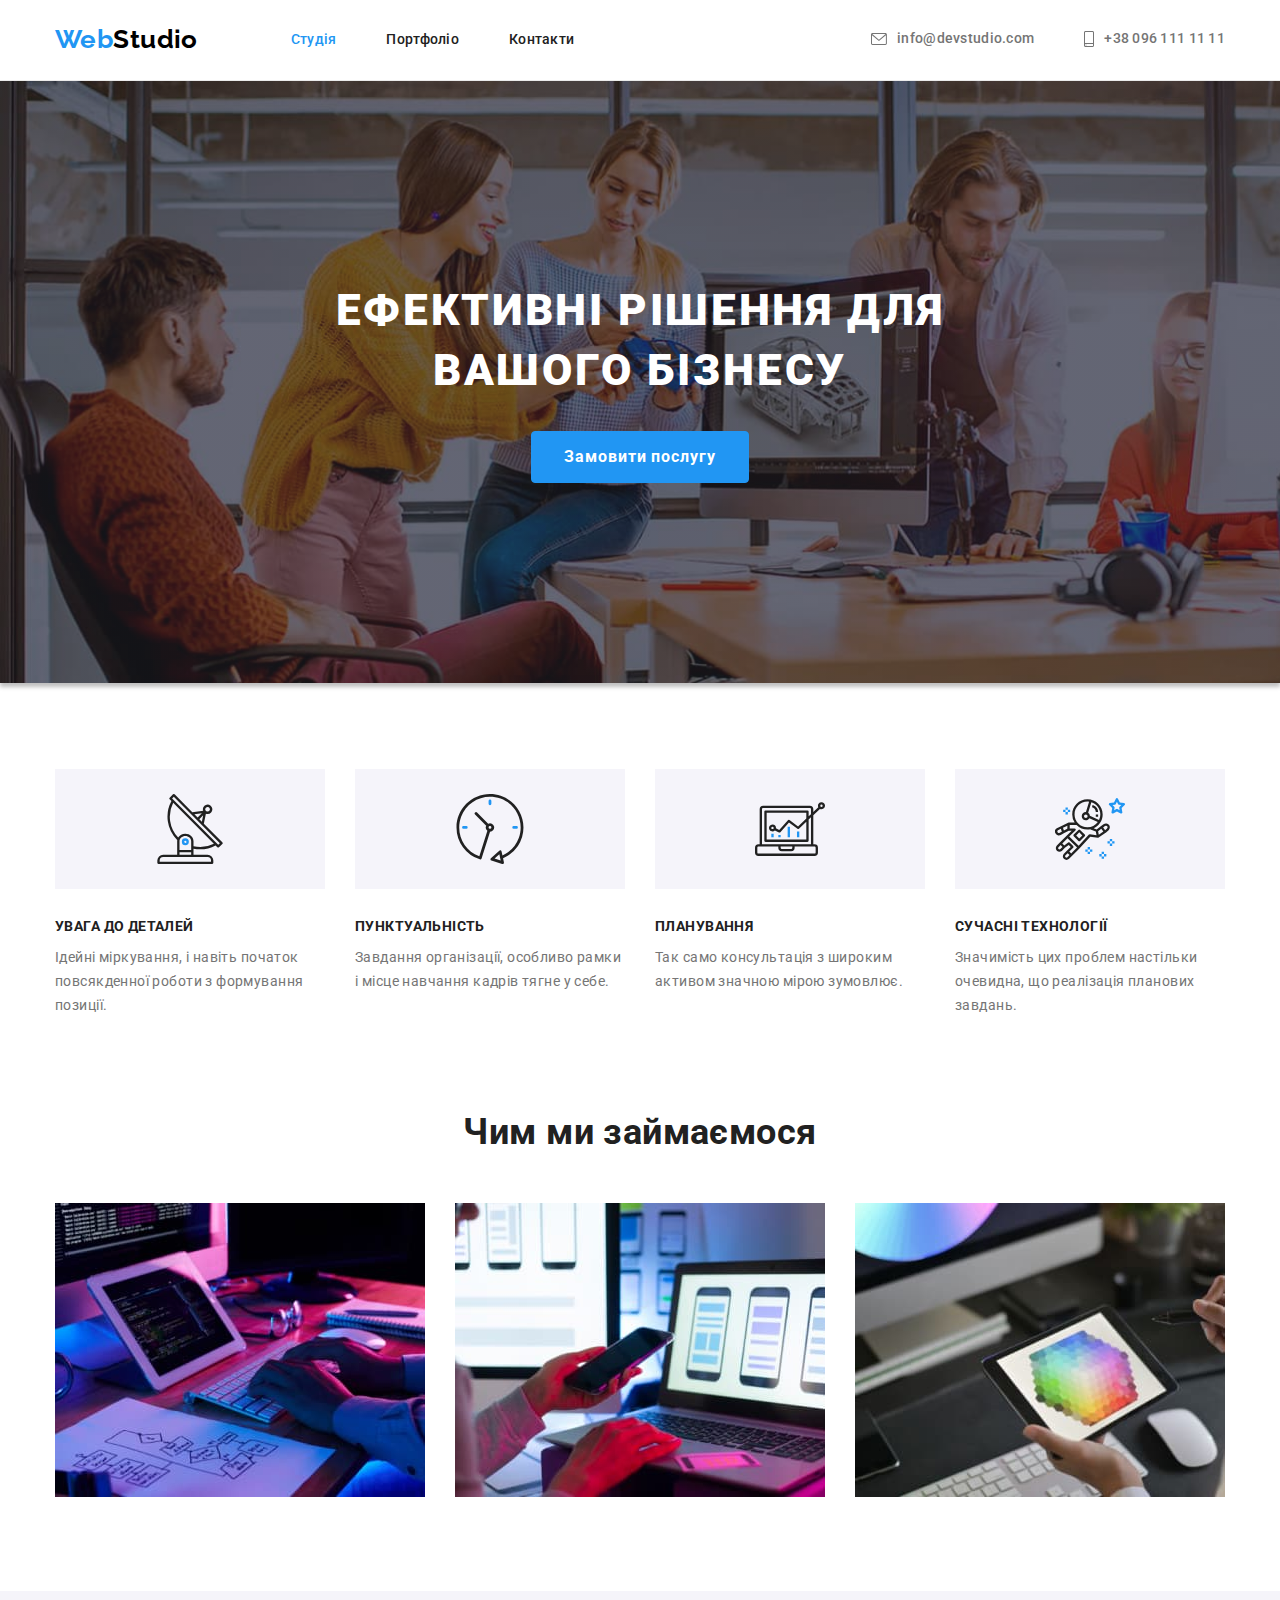
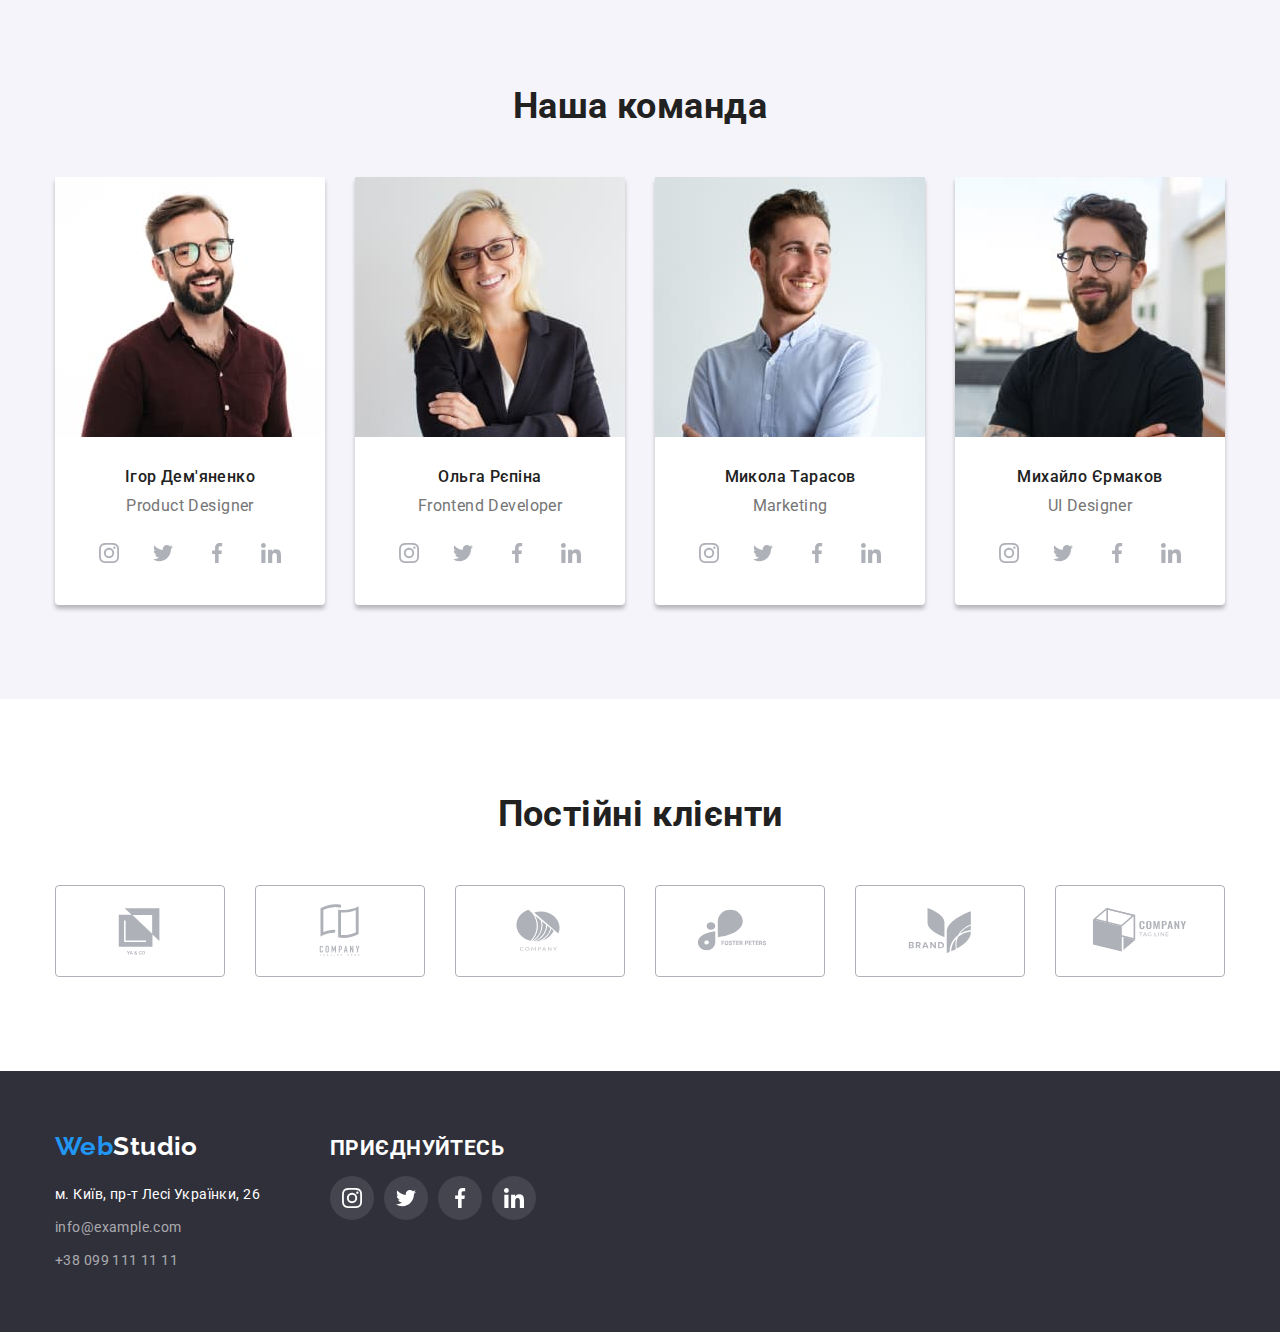
<file: index.html>
<!DOCTYPE html>
<html lang="uk">
<head>
    <meta charset="UTF-8">
    <meta http-equiv="X-UA-Compatible" content="IE=edge">
    <meta name="viewport" content="width=device-width, initial-scale=1.0">
    <title>WebStudio</title>
    <link rel="preconnect" href="https://fonts.googleapis.com">
    <link rel="preconnect" href="https://fonts.gstatic.com" crossorigin>
    <link href="https://fonts.googleapis.com/css2?family=Raleway:wght@700&family=Roboto:wght@400;500;700;900&display=swap" rel="stylesheet">
    <link rel="stylesheet" href="https://cdn.jsdelivr.net/npm/modern-normalize@1.1.0/modern-normalize.min.css">
    <link rel="stylesheet" href="./css/styles.css">
</head>
<body>
    <header class="header">
        <div class="container header-flex">
        <nav class="nav">
        <a class="header-logo link" href="index.html">
           <span class="logo-web">Web</span>Studio 
        </a>
        <ul class="menu list">
            <li class="menu-item"><a class="menu-link link current" href="index.html" >Студія</a> </li>
            <li class="menu-item"><a class="menu-link link " href="portfolio.html">Портфоліо</a> </li>
            <li class="menu-item"><a class="menu-link link" href="#contact">Контакти</a></li>
        </ul>
        </nav>
        <ul class="contact list">
            <li><a class="link header-email" href="mailto:info@devstudio.com">
                <svg width="16" height="12" lang="en" aria-label="email icon" class="icon-email">
                <use href="./images/sprite1.svg#icon-email"></use>
            </svg>info@devstudio.com</a></li>
            <li><a class="link header-phone-number" href="tel:+380961111111">
                <svg width="10" height="16" aria-label="phone icon" class="icon-phone">
                <use href="./images/sprite1.svg#icon-phone"></use>
            </svg>+38 096 111 11 11</a></li>
        </ul></div>
    </header>
    <main>
        <section class="hero">
            <div class="container ">
            
            <h1 class="hero-title" >Ефективні рішення для вашого бізнесу</h1>
            <button class="modal_open_btn" type="button">Замовити послугу</button>
        </div>
        </section>
    <section class="desc section">
        <div class="container">
         <h2 class="desc-title-hidden">Основний підхід до створення проекту</h2>
        <ul class="list desc-flex">
            <li class="desc-list-item">
                <div class="svg"><svg width="70" height="70" lang="en" aria-label="antenna icon" class="desc-icon">
                    <use href="./images/sprite1.svg#icon-antenna"></use>
                </svg></div>
                <div class="desc-card-down">
                <h3 class="desc-subtitle ">УВАГА ДО ДЕТАЛЕЙ</h3>
                <p class="desc-text">Ідейні міркування, і навіть початок  повсякденної роботи з формування позиції.</p>
            </div>
            </li>
            <li class="desc-list-item">
                <div class="svg"><svg width="70" height="70" lang="en" aria-label="clock icon" class="desc-icon">
                    <use href="./images/sprite1.svg#icon-clock"></use>
                </svg></div>
                <div class="desc-card-down">
                <h3 class="desc-subtitle">ПУНКТУАЛЬНІСТЬ</h3>
                <p class="desc-text">Завдання організації, особливо рамки і місце навчання кадрів тягне у себе.</p>
            </div>
            </li>
            <li class="desc-list-item">
                <div class="svg"><svg width="70" height="70" lang="en" aria-label="diagram icon" class="desc-icon">
                    <use href="./images/sprite1.svg#icon-diagram"></use>
                </svg></div>
                <div class="desc-card-down">
                <h3 class="desc-subtitle">ПЛАНУВАННЯ</h3>
                <p class="desc-text">Так само консультація з широким активом значною мірою зумовлює.</p>
            </div>
            </li>
            <li class="desc-list-item">
                <div class="svg"><svg width="70" height="70" lang="en" aria-label="astrounaut icon" class="desc-icon">
                    <use href="./images/sprite1.svg#icon-astronaut"></use>
                </svg></div>
                <div class="desc-card-down">
                <h3 class="desc-subtitle">СУЧАСНІ ТЕХНОЛОГІЇ</h3>
                <p class="desc-text">Значимість цих проблем настільки очевидна, що реалізація планових завдань.</p>
            </div>
            </li>
            
            
        </ul>
    </div>
    </section>
    <section class="features section" >
        <div class="container">
        <h2 class="features-title">Чим ми займаємося</h2>
        <ul class="list features-flex">
        <li><img class="features-img" src="./images/photo1.jpg" alt="верстка" width="370" height="294"></li>
        <li><img class="features-img" src="./images/photo2.jpg" alt="адаптация для телефона" width="370" height="294"></li>
        <li><img class="features-img" src="./images/photo3.jpg" alt="подбор дизайна" width="370" height="294"></li>
            </ul>
        </div>
    </section>
<section class="team section">
    <div class="container">
    <h2 class="team-title">Наша команда</h2>
    <ul class="list team-flex">
        <li class="team-one-persone">
            <img class="team-img" src="./images/igor.jpg" alt="Ігор" width="270" height="260">
            <div class="team-card-down">
            <h3 class="team-subtitle">Ігор Дем'яненко</h3>
            <p lang="en" class="team-text">Product Designer</p>
            <ul class="list team-social-list">
                <li>
                    <a href="#" class="link social-link-team">
                        <svg width="20" height="20" lang="en" aria-label="instagram icon" class="social-icon">
                            <use href="./images/sprite1.svg#icon-instagram"></use>
                        </svg>
                    </a>
                </li>
                <li>
                    <a href="#" class="link social-link-team">
                        <svg width="20" height="20" lang="en" aria-label="twitter icon" class="social-icon">
                            <use href="./images/sprite1.svg#icon-twitter"></use>
                        </svg>
                    </a>
                </li>
                <li>
                    <a href="#" class="link social-link-team">
                        <svg width="20" height="20" lang="en" aria-label="facebook icon" class="social-icon">
                            <use href="./images/sprite1.svg#icon-facebook"></use>
                        </svg>
                    </a>
                </li>
                <li>
                    <a href="#" class="link social-link-team">
                        <svg width="20" height="20" lang="en" aria-label="linkedin icon" class="social-icon">
                            <use href="./images/sprite1.svg#icon-linkedin"></use>
                        </svg>
                    </a>
                </li>
            </ul>
        </div>
 
        </li>
        <li class="team-one-persone">
            <img class="team-img" src="./images/olga.jpg" alt="Ольга" width="270" height="260">
            <div class="team-card-down">
                <h3 class="team-subtitle">Ольга Рєпіна</h3>
                <p lang="en" class="team-text">Frontend Developer</p>
                <ul class="list team-social-list">
                    <li>
                        <a href="#" class="link social-link-team">
                            <svg width="20" height="20" lang="en" aria-label="instagram icon" class="social-icon">
                                <use href="./images/sprite1.svg#icon-instagram"></use>
                            </svg>
                        </a>
                    </li>
                    <li>
                        <a href="#" class="link social-link-team">
                            <svg width="20" height="20" lang="en" aria-label="twitter icon" class="social-icon">
                                <use href="./images/sprite1.svg#icon-twitter"></use>
                            </svg>
                        </a>
                    </li>
                    <li>
                        <a href="#" class="link social-link-team">
                            <svg width="20" height="20" lang="en" aria-label="facebook icon" class="social-icon">
                                <use href="./images/sprite1.svg#icon-facebook"></use>
                            </svg>
                        </a>
                    </li>
                    <li>
                        <a href="#" class="link social-link-team">
                            <svg width="20" height="20" lang="en" aria-label="linkedin icon" class="social-icon">
                                <use href="./images/sprite1.svg#icon-linkedin"></use>
                            </svg>
                        </a>
                    </li>
                </ul>
            </div>
        </li>
        <li class="team-one-persone">
            <img class="team-img" src="./images/mikola.jpg" alt="Микола" width="270" height="260">
            <div class="team-card-down">
                <h3 class="team-subtitle">Микола Тарасов</h3>
                <p lang="en" class="team-text">Marketing</p>
                <ul class="list team-social-list">
                    <li>
                        <a href="#" class="link social-link-team">
                            <svg width="20" height="20" lang="en" aria-label="instagram icon" class="social-icon">
                                <use href="./images/sprite1.svg#icon-instagram"></use>
                            </svg>
                        </a>
                    </li>
                    <li>
                        <a href="#" class="link social-link-team">
                            <svg width="20" height="20" lang="en" aria-label="twitter icon" class="social-icon">
                                <use href="./images/sprite1.svg#icon-twitter"></use>
                            </svg>
                        </a>
                    </li>
                    <li>
                        <a href="#" class="link social-link-team">
                            <svg width="20" height="20" lang="en" aria-label="facebook icon" class="social-icon">
                                <use href="./images/sprite1.svg#icon-facebook"></use>
                            </svg>
                        </a>
                    </li>
                    <li>
                        <a href="#" class="link social-link-team">
                            <svg width="20" height="20" lang="en" aria-label="linkedin icon" class="social-icon">
                                <use href="./images/sprite1.svg#icon-linkedin"></use>
                            </svg>
                        </a>
                    </li>
                </ul>
            
        <li class="team-one-persone">
            <img class="team-img" src="./images/mihailo.jpg" alt="Михайло" width="270" height="260">  
            <div class="team-card-down">
            <h3 class="team-subtitle">Михайло Єрмаков</h3>
            <p lang="en" class="team-text">UI Designer</p>
            <ul class="list team-social-list">
                <li>
                    <a href="#" class="link social-link-team">
                        <svg width="20" height="20" lang="en" aria-label="instagram icon" class="social-icon">
                            <use href="./images/sprite1.svg#icon-instagram"></use>
                        </svg>
                    </a>
                </li>
                <li>
                    <a href="#" class="link social-link-team">
                        <svg width="20" height="20" lang="en" aria-label="twitter icon" class="social-icon">
                            <use href="./images/sprite1.svg#icon-twitter"></use>
                        </svg>
                    </a>
                </li>
                <li>
                    <a href="#" class="link social-link-team">
                        <svg width="20" height="20" lang="en" aria-label="facebook icon" class="social-icon">
                            <use href="./images/sprite1.svg#icon-facebook"></use>
                        </svg>
                    </a>
                </li>
                <li>
                    <a href="#" class="link social-link-team">
                        <svg width="20" height="20" lang="en" aria-label="linkedin icon" class="social-icon">
                            <use href="./images/sprite1.svg#icon-linkedin"></use>
                        </svg>
                    </a>
                </li>
            </ul>
       
</div>
</section>
<section class="section client">
    <div class="container">
        <h2 class="client-title">Постійні клієнти</h2>
        <ul class="list client-list">
            <li>
                <a class="link client-link" href="#">
                    <svg class="icon-logo" lang="en" aria-label="first logo icon" width="106" height="60">
                        <use href="./images/sprite1.svg#icon-logo1"></use>
                    </svg>
                </a>
            </li>
            <li>
                <a class="link client-link" href="#">
                    <svg class="icon-logo" lang="en" aria-label="second logo icon" width="106" height="60">
                        <use href="./images/sprite1.svg#icon-logo2"></use>
                    </svg>
                </a>
            </li>
            <li>
                <a class="link client-link" href="#">
                    <svg class="icon-logo" lang="en" aria-label="third logo icon" width="106" height="60">
                        <use href="./images/sprite1.svg#icon-logo3"></use>
                    </svg>
                </a>
            </li>
            <li>
                <a class="link client-link" href="#">
                    <svg class="icon-logo" lang="en" aria-label="fourth logo icon" width="106" height="60">
                        <use href="./images/sprite1.svg#icon-logo4"></use>
                    </svg>
                </a>
            </li>
            <li>
                <a class="link client-link" href="#">
                    <svg class="icon-logo" lang="en" aria-label="fifth logo icon" width="106" height="60">
                        <use href="./images/sprite1.svg#icon-logo5"></use>
                    </svg>
                </a>
            </li>
            <li>
                <a class="link client-link" href="#">
                    <svg class="icon-logo" lang="en" aria-label="sixth ogo icon" width="106" height="60">
                        <use href="./images/sprite1.svg#icon-logo6"></use>
                    </svg>
                </a>
            </li>
        </ul>
    </div>
</section>
</main>
<footer id="contact" class="footer">
    <div class="container footer-flex">
        <div>
    <a class="footer-logo link" href="index.html">
       <span class="logo-web">Web</span>Studio
    </a>
    <address class="address">
    <ul class="list">
     <li class="item-location">
        <a class="link location" href="https://www.google.com/maps/d/viewer?mid=10uSM3H-mIU3GznYo2szRIEphczw&hl=en_US&ll=50.42834186069751%2C30.53867194374802&z=18" 
     target="_blank" rel="noopener noreferre nofollow"> м. Київ, пр-т Лесі Українки, 26</a>
    </li>
   
    <li class="item-phone-number"><a class="link footer-phone-number" href="mailto:info@example.com">info@example.com</a></li>
    <li><a class="link footer-email" href="tel:+380991111111">+38 099 111 11 11</a></li>
    </ul>   </address>
</div>
    <div class="footer-social">
        <h2 class="footer-title">приєднуйтесь</h2>
        <ul class="list footer-social-list">
            <li>
                <a href="#" class="link footer-social-link">
                    <svg width="20" height="20" lang="en" aria-label="instagram icon" class="footer-social-icon">
                        <use href="./images/sprite1.svg#icon-instagram"></use>
                    </svg>
                </a>
            </li>
            <li>
                <a href="#" class="link footer-social-link">
                    <svg width="20" height="20" lang="en" aria-label="twitter icon" class="footer-social-icon">
                        <use href="./images/sprite1.svg#icon-twitter"></use>
                    </svg>
                </a>
            </li>
            <li>
                <a href="#" class="link footer-social-link">
                    <svg width="20" height="20" lang="en" aria-label="facebook icon" class="footer-social-icon">
                        <use href="./images/sprite1.svg#icon-facebook"></use>
                    </svg>
                </a>
            </li>
            <li>
                <a href="#" class="link footer-social-link">
                    <svg width="20" height="20" lang="en" aria-label="linkedin icon" class="footer-social-icon">
                        <use href="./images/sprite1.svg#icon-linkedin"></use>
                    </svg>
                </a>
            </li>
        </ul>
            </div>

    </div>
 
</footer>
</body>
</html>
</file>
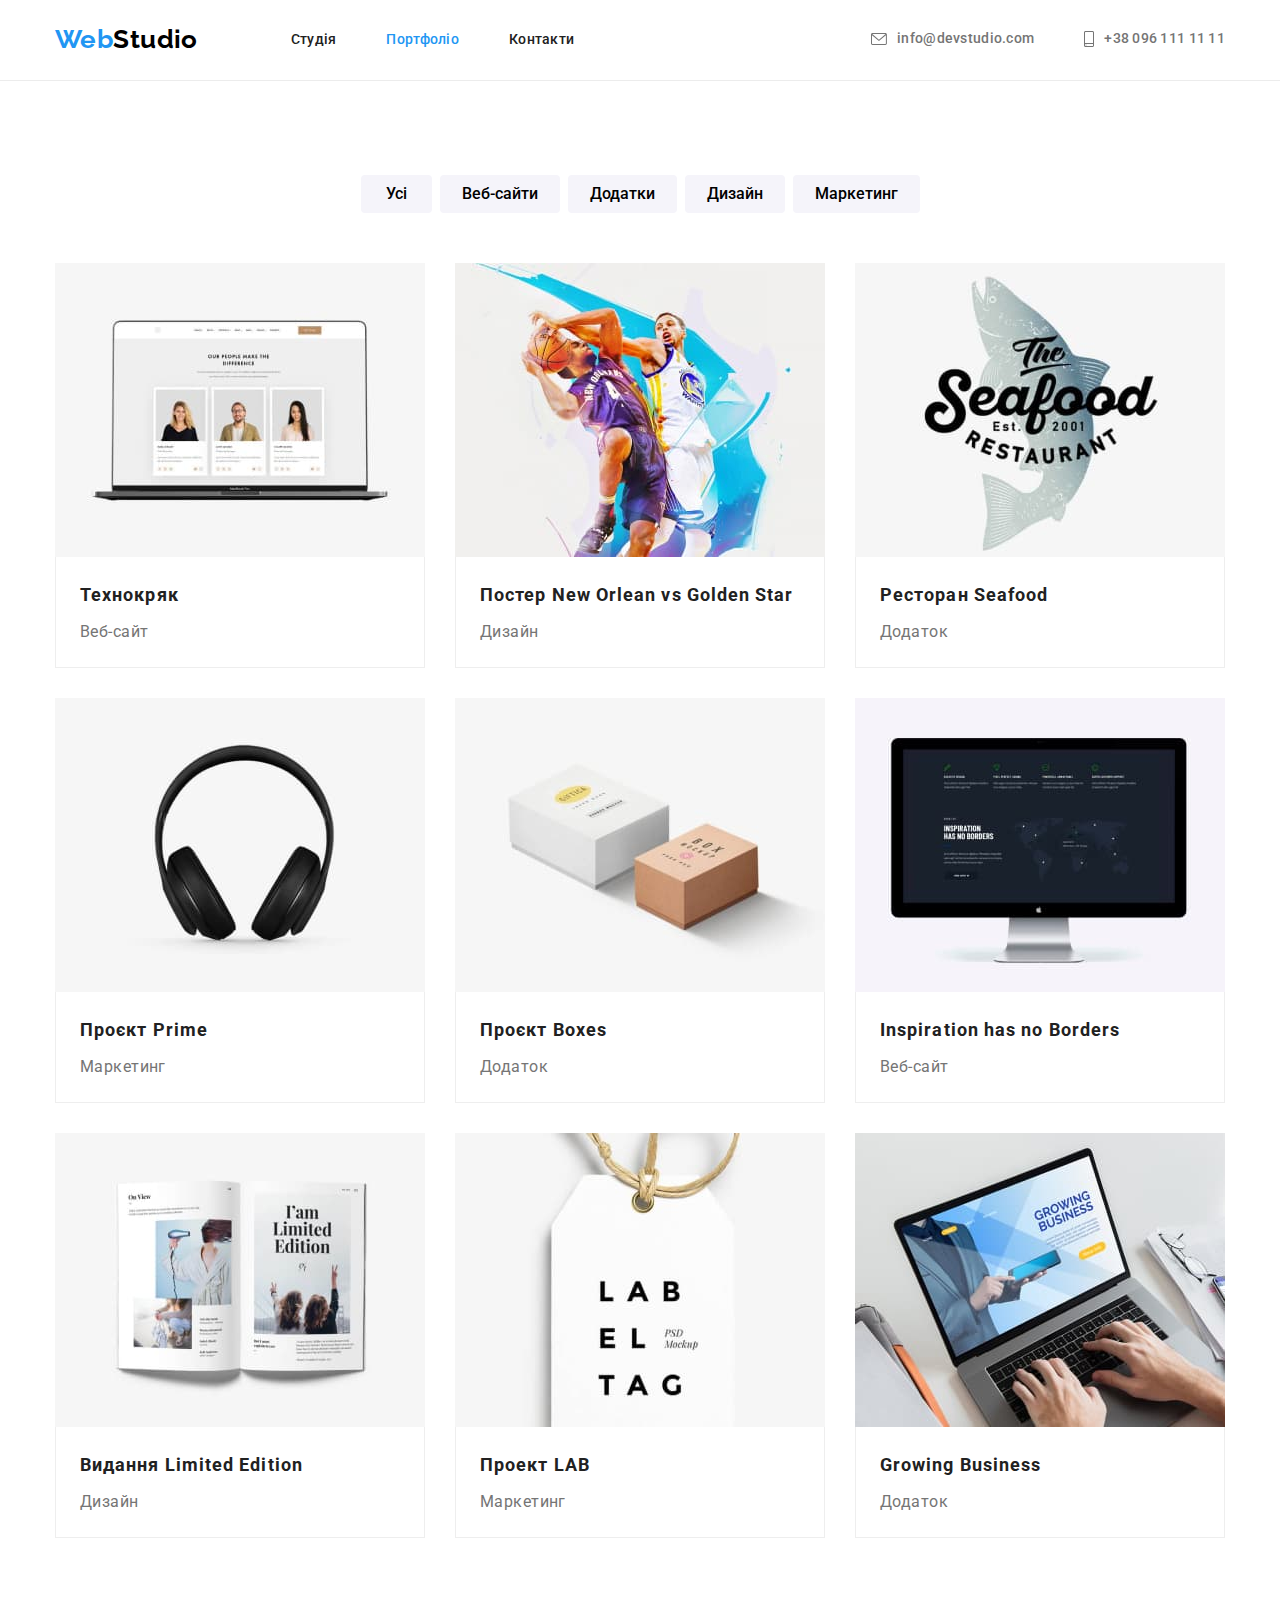
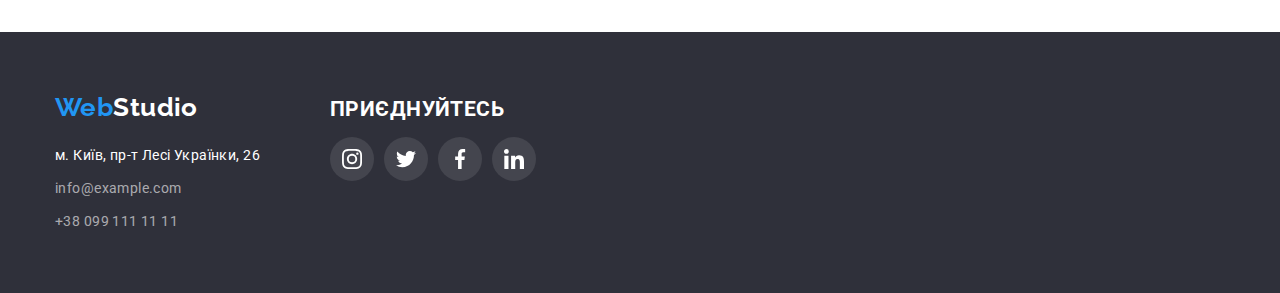
<file: portfolio.html>
<!DOCTYPE html>
<html lang="uk">
<head>
    <meta charset="UTF-8">
    <meta http-equiv="X-UA-Compatible" content="IE=edge">
    <meta name="viewport" content="width=device-width, initial-scale=1.0">
    <title>Portfolio</title>
    <link rel="preconnect" href="https://fonts.googleapis.com">
    <link rel="preconnect" href="https://fonts.gstatic.com" crossorigin>
    <link href="https://fonts.googleapis.com/css2?family=Raleway:wght@700&family=Roboto:wght@400;500;700;900&display=swap" rel="stylesheet">
    <link rel="stylesheet" href="https://cdn.jsdelivr.net/npm/modern-normalize@1.1.0/modern-normalize.min.css">
    <link rel="stylesheet" href="./css/styles.css">
</head>
<body>
    <header class="header">
        <div class="container header-flex">
        <nav class="nav">
        <a class="header-logo link" href="index.html">
           <span class="logo-web">Web</span>Studio 
        </a>
        <ul class="menu list">
            <li class="menu-item"><a class="menu-link link " href="index.html" >Студія</a> </li>
            <li class="menu-item"><a class="menu-link link current" href="portfolio.html"> Портфоліо</a> </li>
            <li class="menu-item"><a class="menu-link link" href="#"> Контакти</a></li>
        </ul>
        </nav>
        <ul class="contact list">
            <li><a class="link header-email" href="mailto:info@devstudio.com">
                <svg lang="en" aria-label="email icon" class="icon-email">
                <use href="./images/sprite1.svg#icon-email"></use>
            </svg>info@devstudio.com</a></li>
            <li><a class="link header-phone-number" href="tel:+380961111111">
                <svg aria-label="phone icon" class="icon-phone">
                <use href="./images/sprite1.svg#icon-phone"></use>
            </svg>+38 096 111 11 11</a></li>
        </ul></div>
    </header>
    <main >
        <section class="portfolio-main-section section">
            <div class="container">
        <h1 class="portfolio-title-hidden">Приклади робіт</h1>
        <ul class="list portfolio-btn-flex">
            <li>
                <button class="portfolio-btn portfolio-first-btn" type="button">Усі</button>
        </li>
        <li>
            <button class="portfolio-btn" type="button">Веб-сайти</button>
    </li>
    <li>
        <button class="portfolio-btn" type="button">Додатки</button>
            </li>
        <li>
    <button class="portfolio-btn" type="button">Дизайн</button>
        </li>
        <li>
    <button class="portfolio-btn" type="button">Маркетинг</button>
        </li>
        </ul>
        <ul class="list portfolio-flex">
            

            <li class="portfolio-project-box"><a class="link box-link" href="#">
            <img class="portfolio-img" width="370" height="294" src="./images/portfolio/img1.jpg" alt="Технокряк">
               <div class="portfolio-card-down">
                <h2 class="portfolio-subtitle">Технокряк</h2>
                <p class="portfolio-text">Веб-сайт</p>
                </div></a>
               </li>

               <li class="portfolio-project-box"><a class="link box-link" href="#">
                <img class="portfolio-img" width="370" height="294" src="./images/portfolio/img2.jpg" 
                alt="Постер New Orlean vs Golden Star">
                <div class="portfolio-card-down">
                <h2 class="portfolio-subtitle">Постер<span lang="en"> New Orlean vs Golden Star</span></h2>
                <p class="portfolio-text">Дизайн</p>  
                </div></a>
               </li>

               <li class="portfolio-project-box"><a class="link box-link" href="#">
                <img class="portfolio-img" width="370" height="294" src="./images/portfolio/img3.jpg" alt="Ресторан Seafood">
                 <div class="portfolio-card-down">
                    <h2 class="portfolio-subtitle">Ресторан<span lang="en"> Seafood</span> </h2>
                <p class="portfolio-text">Додаток</p>   
                </div></a>
               </li>
            

               <li class="portfolio-project-box"><a class="link box-link" href="#">
                <img class="portfolio-img" width="370" height="294" src="./images/portfolio/img4.jpg" alt="Проєкт Prime">
                <div class="portfolio-card-down">
                    <h2 class="portfolio-subtitle">Проєкт<span lang="en"> Prime</span></h2>
                <p class="portfolio-text">Маркетинг</p>   
                </div></a>
               </li>

               <li class="portfolio-project-box"><a class="link box-link" href="#">
                <img class="portfolio-img" width="370" height="294" src="./images/portfolio/img5.jpg" alt="Проєкт Boxes">
                <div class="portfolio-card-down">
                    <h2 class="portfolio-subtitle">Проєкт<span lang="en"> Boxes</span></h2>
                <p class="portfolio-text">Додаток</p>   
                </div></a>
               </li>

               <li class="portfolio-project-box"><a class="link box-link" href="#">
                <img class="portfolio-img" width="370" height="294" src="./images/portfolio/img6.jpg" alt="Inspiration has no Borders">
                <div class="portfolio-card-down">
                    <h2 lang="en" class="portfolio-subtitle">Inspiration has no Borders</h2>
                <p class="portfolio-text">Веб-сайт</p>   
                </div></a>
               </li>

               <li class="portfolio-project-box"><a class="link box-link" href="#"><img class="portfolio-img" width="370" height="294" src="./images/portfolio/img7.jpg" alt="Видання Limited Edition">
                <div class="portfolio-card-down">
                    <h2 class="portfolio-subtitle">Видання<span lang="en"> Limited Edition</span></h2>
                <p class="portfolio-text">Дизайн</p>   
                </div></a>
               </li>

               <li class="portfolio-project-box"><a class="link box-link" href="#"><img class="portfolio-img" width="370" height="294" src="./images/portfolio/img8.jpg" alt="Проект LAB">
                <div class="portfolio-card-down">
                    <h2 class="portfolio-subtitle">Проект<span lang="en"> LAB</span></h2>
                <p class="portfolio-text">Маркетинг</p>   
                </div></a>
               </li>

               <li class="portfolio-project-box"><a class="link box-link" href="#"><img class="portfolio-img" width="370" height="294" src="./images/portfolio/img9.jpg" alt="Growing Business">
                <div class="portfolio-card-down">
                    <h2 lang="en" class="portfolio-subtitle">Growing Business</h2>
                <p class="portfolio-text">Додаток</p>   
                </div></a>
               </li>
        </ul>
    </div>
</section>
    </main>
    <footer id="contact" class="footer">
        <div class="container footer-flex">
            <div>
        <a class="footer-logo link" href="index.html">
           <span class="logo-web">Web</span>Studio
        </a>
        <address class="address">
        <ul class="list">
         <li class="item-location">
            <a class="link location" href="https://www.google.com/maps/d/viewer?mid=10uSM3H-mIU3GznYo2szRIEphczw&hl=en_US&ll=50.42834186069751%2C30.53867194374802&z=18" 
         target="_blank" rel="noopener noreferre nofollow"> м. Київ, пр-т Лесі Українки, 26</a>
        </li>
       
        <li class="item-phone-number"><a class="link footer-phone-number" href="mailto:info@example.com">info@example.com</a></li>
        <li><a class="link footer-email" href="tel:+380991111111">+38 099 111 11 11</a></li>
        </ul>   </address>
    </div>
        <div class="footer-social">
            <h2 class="footer-title">приєднуйтесь</h2>
            <ul class="list footer-social-list">
                <li>
                    <a href="#" class="link footer-social-link">
                        <svg width="20" height="20" lang="en" aria-label="instagram icon" class="footer-social-icon">
                            <use href="./images/sprite1.svg#icon-instagram"></use>
                        </svg>
                    </a>
                </li>
                <li>
                    <a href="#" class="link footer-social-link">
                        <svg width="20" height="20" lang="en" aria-label="twitter icon" class="footer-social-icon">
                            <use href="./images/sprite1.svg#icon-twitter"></use>
                        </svg>
                    </a>
                </li>
                <li>
                    <a href="#" class="link footer-social-link">
                        <svg width="20" height="20" lang="en" aria-label="facebook icon" class="footer-social-icon">
                            <use href="./images/sprite1.svg#icon-facebook"></use>
                        </svg>
                    </a>
                </li>
                <li>
                    <a href="#" class="link footer-social-link">
                        <svg width="20" height="20" lang="en" aria-label="linkedin icon" class="footer-social-icon">
                            <use href="./images/sprite1.svg#icon-linkedin"></use>
                        </svg>
                    </a>
                </li>
            </ul>
                </div>
    
        </div>
     
    </footer>
</body>
</html>
</file>
<file: css/styles.css>
:root{
    --accent-color:#2196F3;
    --primary-text-dark-color: #212121;
    --secondary-text-dark-color:#757575;
    --text-light-color:#FFFFFF;
    --logo-text-color:#000000;
    --primary-font:'Roboto', sans-serif;
    --secondary-font:'Raleway', sans-serif;
    --primary-background-color:#FFFFFF;
    --secondary-background-color:#2F303A;
    --modal-btn-background-color:#2196F3;
    --logo-web-color:#2196F3;
    --team-background-color:#F5F4FA;
    --footer-contact-color:rgba(255, 255, 255, 0.6);
    --portfolio-project-background-color:#EEEEEE;
    --portfolio-btn-background-color:#F5F4FA;
    --hero-color:#FFFFFF;
    --modal-btn-border-color:#2196F3;
    --header-border-color:#ECECEC;
    --team-card-background-color:#FFFFFF;
    --team-card-border-color:#FFFFFF;
    --portfolio-box-border-color:#EEEEEE;
    --hero-line-gradient:rgba(47, 48, 58, 0.4);
    --team-box-shadow:rgba(0, 0, 0, 0.25);
    --portfolio-card-hover-shadow:rgba(0, 0, 0, 0.25);
    --portfoio-btn-shadow:rgba(0, 0, 0, 0.25);
    --hero-background-shadow:rgba(0, 0, 0, 0.25);
    --hero-background-color:#C4C4C4;
    --header-icon-color:#757575;
    --svg-background-color:#F5F4FA;
    --team-social-color:#AFB1B8;
    --team-social-color-hover-focus:#FFFFFF;
    --client-logo-color:#AFB1B8;
    --client-logo-border-color:#AFB1B8;
    --footer-social-background-color:#44454E;
    --footer-social-icon-color:#FFFFFF;
}
h1,
h2,
h3,
h4,
p
{
    margin-top: 0;
    margin-bottom: 0;
}
ol,ul{
    margin-top: 0;
margin-bottom: 0;
padding-left: 0;
}
.link{text-decoration: none;}
.list{list-style: none;}
.container{
    width: 1200px;
    padding-left: 15px;
    padding-right: 15px;
    margin-left: auto;
    margin-right: auto;
}
.section{
    padding: 94px 0;
}



img{display: block;}
button {  cursor: pointer;
    font-family:inherit;}

body {
    font-family: var(--primary-font);
    color:var(--primary-text-dark-color);
    font-size: 14px;
    letter-spacing: 0.03em;
    background-color: var(--primary-background-color);

}
.header-flex{
    align-items: center;
    display: flex;
    
}
.header{
    border-bottom: solid 1px var(--header-border-color) ;
    padding-top: 24px;
   padding-bottom: 25px;
}

.header-logo{
    margin-right: 93px;
    
    font-family: var(--secondary-font);
    font-weight: 700;
    font-size: 26px;
    line-height: 1.19;
    color:var(--logo-text-color);
    
}
.logo-web{color:var(--logo-web-color) ; }
.nav{
    display: flex;
    align-items: center;
    
}
.menu{ 
    display: flex;
    align-items:center;
    column-gap: 50px ;
    
    
}
.menu-item{ 
   
    
    
    
}
.menu-link{
    font-weight: 500;
    line-height: 1.14;
    letter-spacing: 0.02em;
   color: var(--primary-text-dark-color);
}
.menu-link:hover,
.menu-link:focus
{
    color:var(--accent-color);
}
.link.current {
    color: var(--accent-color);
}
.contact{ 
    display:flex;
    column-gap:50px;
    margin-left: auto;
}
.header-email{

    font-weight: 500;
    line-height: 1.14;
    letter-spacing: 0.02em;
    color: var(--secondary-text-dark-color);
    display: flex;
    align-items: center;
    column-gap: 10px;
}
.icon-email{ 
    width:16px ; height: 12px;
fill: var(--header-icon-color);}

.header-phone-number{
    font-weight: 500;
    line-height: 1.14;
    letter-spacing: 0.02em;
    color:var(--secondary-text-dark-color);
    display: flex;
    column-gap: 10px;
    align-items: center;

}
.icon-phone{
    fill: var(--header-icon-color);
     width: 10px; height: 16px;
    }

.header-email:hover,
.header-email:focus,
.header-phone-number:hover,    
.header-phone-number:focus{
color:var(--accent-color);

}
.header-email:hover .icon-email,
.header-email:focus .icon-email{
    fill: var(--accent-color);
}
/*=======/header======*/

.hero{
    background-color:var(--hero-background-color) ;
    background-image:linear-gradient(var(--hero-line-gradient),var(--hero-line-gradient)), 
    url(../images/hero/img.jpg) ;
    background-size: cover;
    padding-top: 200px ;
    padding-bottom: 200px;
    box-shadow:0 4px 4px 0 var(--hero-background-shadow) ;
    
}


    

.hero-title{
    margin-left: auto;
    margin-right: auto;
    width: 696px;
    font-weight: 900;
    font-size: 44px;
    line-height: 1.36;
    text-align: center;
    letter-spacing: 0.06em;
    text-transform: uppercase;
    color: var(--hero-color);
    margin-bottom: 30px;
    }
.modal_open_btn{
    margin-left: auto;
    margin-right: auto;
    border: solid 1px var(--modal-btn-border-color);
    border-radius: 4px;
    padding: 10px 32px;
    font-weight: 700;
    font-size: 16px;
    line-height: 1.88;
    display: flex;
    align-items: center;
    text-align: center;
    letter-spacing: 0.06em;
    background-color: var(--modal-btn-background-color);
    color: var(--text-light-color);
  
}
.modal_open_btn:hover,
.modal_open_btn:focus{
    background-color: var(--accent-color);
    color:var(--text-light-color);
}
/*====/hero====*/
.desc{
    padding-top:86px;

}
.desc-title-hidden{
    visibility: hidden;
    width: 0;
    height: 0;}
    


    .desc-flex{      
    column-gap: 30px ;
    display: flex;
   flex-wrap: wrap;
    }
    .desc-icon{
        width: 70px;
        height: 70px;
        
    }
    .svg{
        display: flex;
        justify-content: center;
        align-items: center;
        width: 270px;
        height: 120px;
        background-color: var(--svg-background-color);}
    .desc-list-item{
        max-width: 270px;
        flex-basis: calc((100%-30px) / 4);
        
    }
    .desc-card-down{
        padding-top: 30px;
    }
.desc-subtitle{
    margin-bottom: 10px;
    font-weight: 700;
    font-size: 14px;
    line-height: 1.14;
    text-transform: uppercase;
}
.desc-text{
    line-height: 1.72;
    color: var(--secondary-text-dark-color);}
    /*===/desc===*/
.features{  padding-top: 0;
}
.features-title{
    font-weight: 700;
    font-size: 36px;
    line-height: 1.17;
    text-align: center;
    margin-bottom: 50px;
}
.features-flex{
    display: flex;
    column-gap: 30px;
}
.features-img{}
/*===/features===*/
.team{
    background-color: var(--team-background-color);

}
.team-title{
    font-weight: 700;
    font-size: 36px;
    line-height: 1.17;
    text-align: center;
    margin-bottom: 50px;
}
.team-flex{
    display: flex;
    flex-wrap: wrap;
    column-gap: 30px;

}
.team-social-list{
    display: flex;
    column-gap: 10px;
    justify-content: center;
  


}
.social-link-team{
    display: flex;
    align-items: center;
    justify-content: center;
    width: 44px;
    height: 44px;
    border-radius:50%;
    background-color: #fff;
    
}
.social-link-team:hover,
.social-link-team:focus{ 
    background-color: var(--accent-color);
}
.social-link-team:hover .social-icon,
.social-link-team:focus .social-icon{
    fill: var(--team-social-color-hover-focus );

}
.social-icon{
    width: 20px;
    height:20px ;
    fill: var(--team-social-color);

}
    .team-one-persone{
        box-shadow: 0 4px 4px 0 var(--team-box-shadow);
        border-bottom-left-radius: 4px ;
        border-bottom-right-radius: 4px ;
        background-color: var(--team-card-background-color);
        max-width: 270px;
        flex-basis: calc((100%-30)/4);
    }
  

.team-img{
    

}
.team-card-down{
    padding-top: 30px;
    padding-bottom: 30px;
}
.team-subtitle{
    margin-bottom: 10px;
    font-weight: 500;
    font-size: 16px;
    line-height: 1.19;
    text-align: center;
}
.team-text{
    font-size: 16px;
    line-height: 1.19;
    text-align: center;
    color: var(--secondary-text-dark-color);
    margin-bottom: 16px;
  
 }
    
    /*===/team===*/
.client{}
.client-title{
    font-weight: 700;
    font-size: 36px;
    line-height: 1.17;
    text-align: center;
    margin-bottom:50px ;
}
.client-list{
    display: flex;
    justify-content: center;
    column-gap: 30px;
}
.icon-logo{
    width:106px ;
    height:60px ;
    fill: var(--client-logo-color);
}

.client-link{
    display: flex;
    align-items: center;
    justify-content: center;
    width: 170px;
    height: 92px;
    border: solid 1px var(--client-logo-border-color);
    border-radius: 4px;
}
.client-link:hover,
.client-link:focus{
    border: solid 1px var(--accent-color);
}
.client-link:hover .icon-logo,
.client-link:focus .icon-logo{
    fill: var(--accent-color);
}

/* ==========/client=========== */


.footer{
    background-color: var(--secondary-background-color);
    padding: 60px 0;
}
.footer-flex{
    display: flex;
    align-items: baseline;
    column-gap:70px ;
}
.footer-logo{
    font-family: var(--secondary-font);
    font-weight: 700;
    font-size: 26px;
    line-height: 1.19;
    margin-bottom: 20px;
    color:var(--text-light-color);
    display: block;}
.address{font-style: normal;
}
.item-location{
    margin-bottom: 9px;
}
.location{
    font-weight: 400;
    line-height: 1.72;
    color: var(--text-light-color);
    }
    .item-phone-number{
        margin-bottom: 9px;
    }
.footer-phone-number{
    font-weight: 400;
    line-height: 1.72;
    color: var(--footer-contact-color);}
.footer-email{
    font-weight: 400;
    line-height: 1.72;
    color: var(--footer-contact-color);
    }
    
.location:hover,
.location:focus,
.footer-phone-number:hover,
.footer-phone-number:focus,
.footer-email:hover,
.footer-email:focus{
    color:var(--accent-color)
    }
    .footer-social{

    }
    .footer-title{
        font-weight: 700;
        line-height: 16px;
        text-transform: uppercase;
    color: var(--text-light-color);
    margin-bottom: 20px;}
    .footer-social-list{
        display: flex;
        column-gap: 10px;
        
    }
    .footer-social-link{
        display: flex;
        width: 44px;
        height: 44px;
        border-radius: 50%;
        align-items: center;
        justify-content: center;
        background-color: var(--footer-social-background-color);
    }
    .footer-social-icon{
        fill: var(--footer-social-icon-color);
        width:20px ;
    height: 20px;}
    .footer-social-link:hover,
    .footer-social-link:focus{
        background-color: var(--accent-color);
    }

    /*===/footer===*/
 /*--/studio--*/
/*--portfolio--*/
.portfolio-main-section{

}
.portfolio-title-hidden{visibility: hidden;
width: 0;
height: 0;}
.portfolio-btn-flex{
    display: flex;

    column-gap: 8px; 
   justify-content: center;
   margin-bottom: 50px;

}
.portfolio-btn{
    font-weight: 500;
    font-size: 16px;
    line-height: 1.63;
    text-align: center;
    background-color:var(--portfolio-btn-background-color) ;
    border: solid 0  ;
    border-radius: 4px;
   padding: 6px 22px;
   


}
.portfolio-first-btn{
    padding: 6px 25px;
}
.portfolio-btn:hover,
.portfolio-btn:focus{
    background-color: var(--accent-color);
    color: var(--text-light-color);
    box-shadow: 0 4px 4px 0 var(--portfoio-btn-shadow);
    
}
.portfolio-flex{
    display: flex;
    flex-wrap: wrap;
    gap: 30px;
}
.portfolio-project-box{
    max-width: 370px;
    flex-basis: calc((100%-30)/3) ;}

.box-link:hover,
.box-link:focus
{ display: block;
    box-shadow: 0 4px 4px 0 var(--portfolio-card-hover-shadow);}
.portfolio-card-down{
    border-left:solid 1px var(--portfolio-box-border-color) ;
    border-right:solid 1px var(--portfolio-box-border-color) ;
    border-bottom:solid 1px var(--portfolio-box-border-color) ;
    padding: 20px 24px;
  
}
.portfolio-img{


 }
.portfolio-subtitle{
    color: var(--primary-text-dark-color);
    font-weight: 700;
    font-size: 18px;
    line-height: 2;
    letter-spacing: 0.06em;
    margin-bottom: 4px;
    

    
    }
.portfolio-text{
    color: var(--secondary-text-dark-color);
    font-size: 16px;
    line-height: 1.88;
    color: var(--secondary-text-dark-color);

    


    }
</file>
